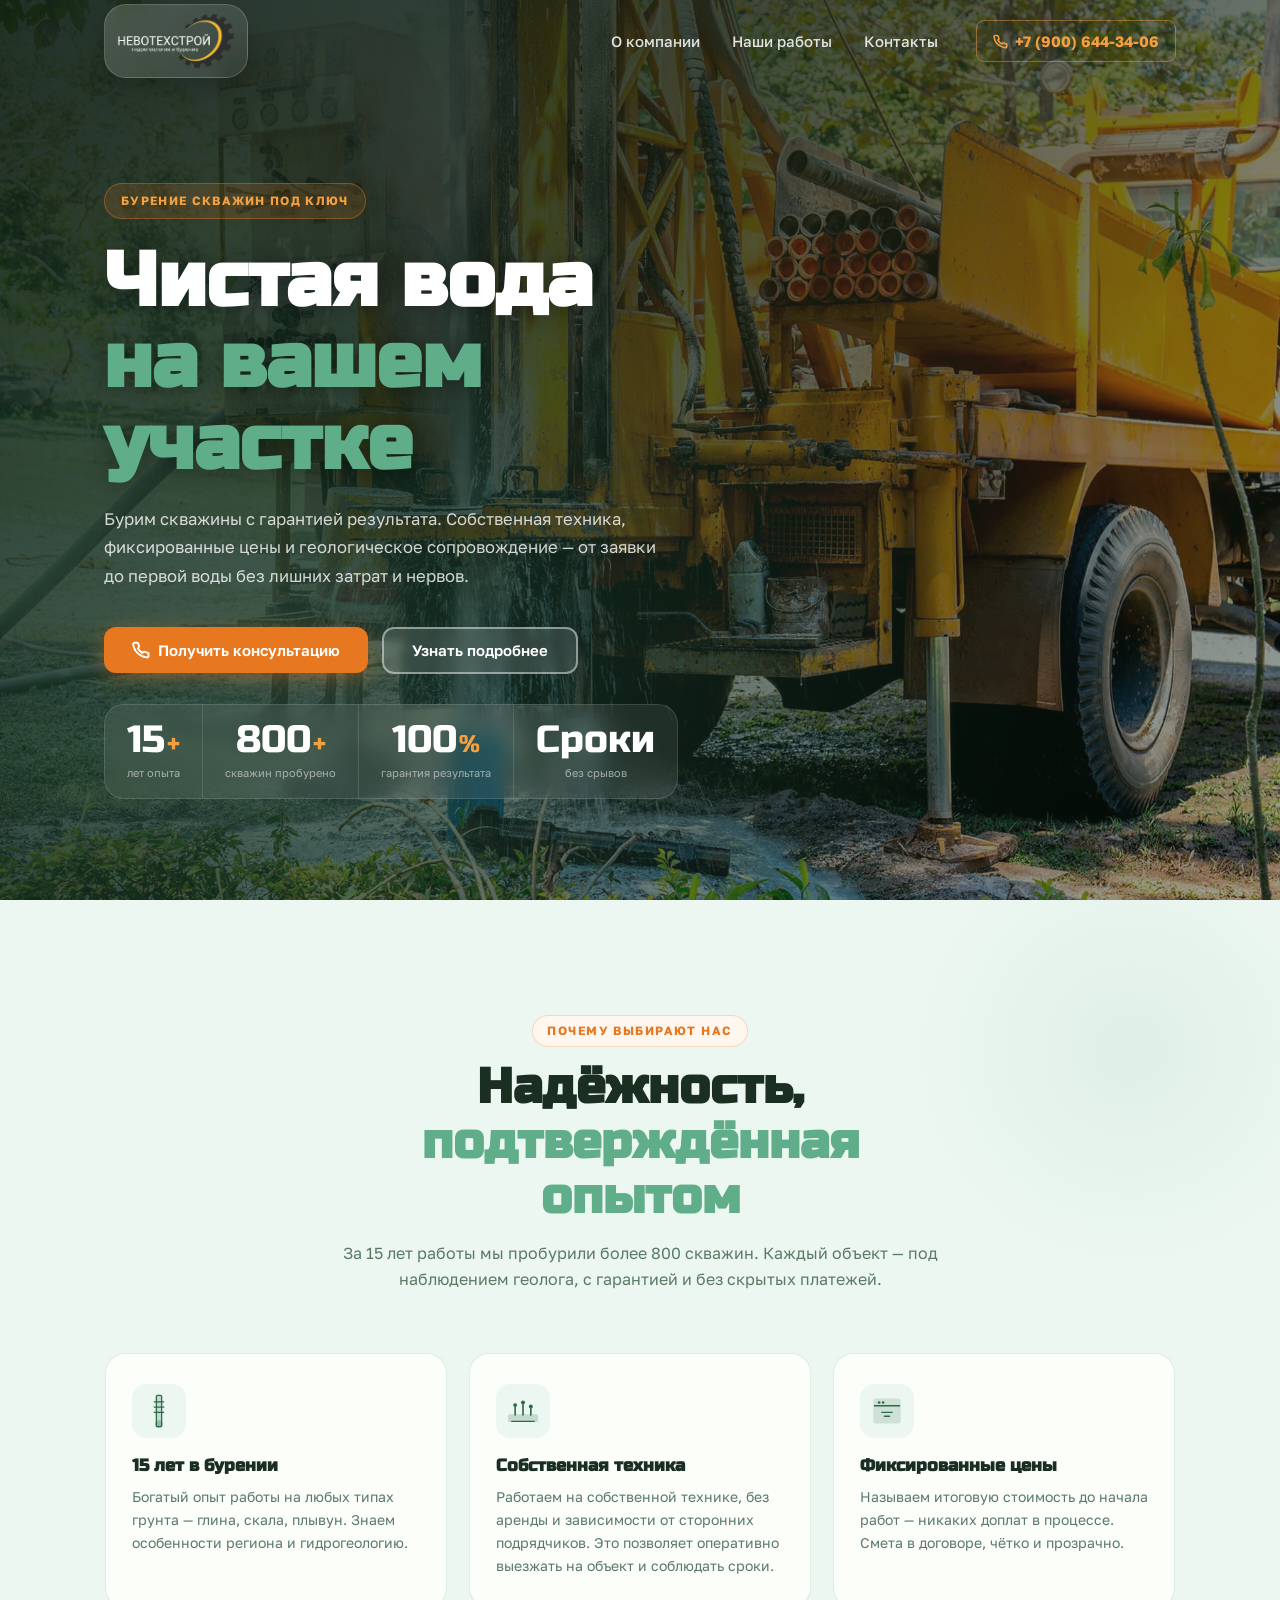
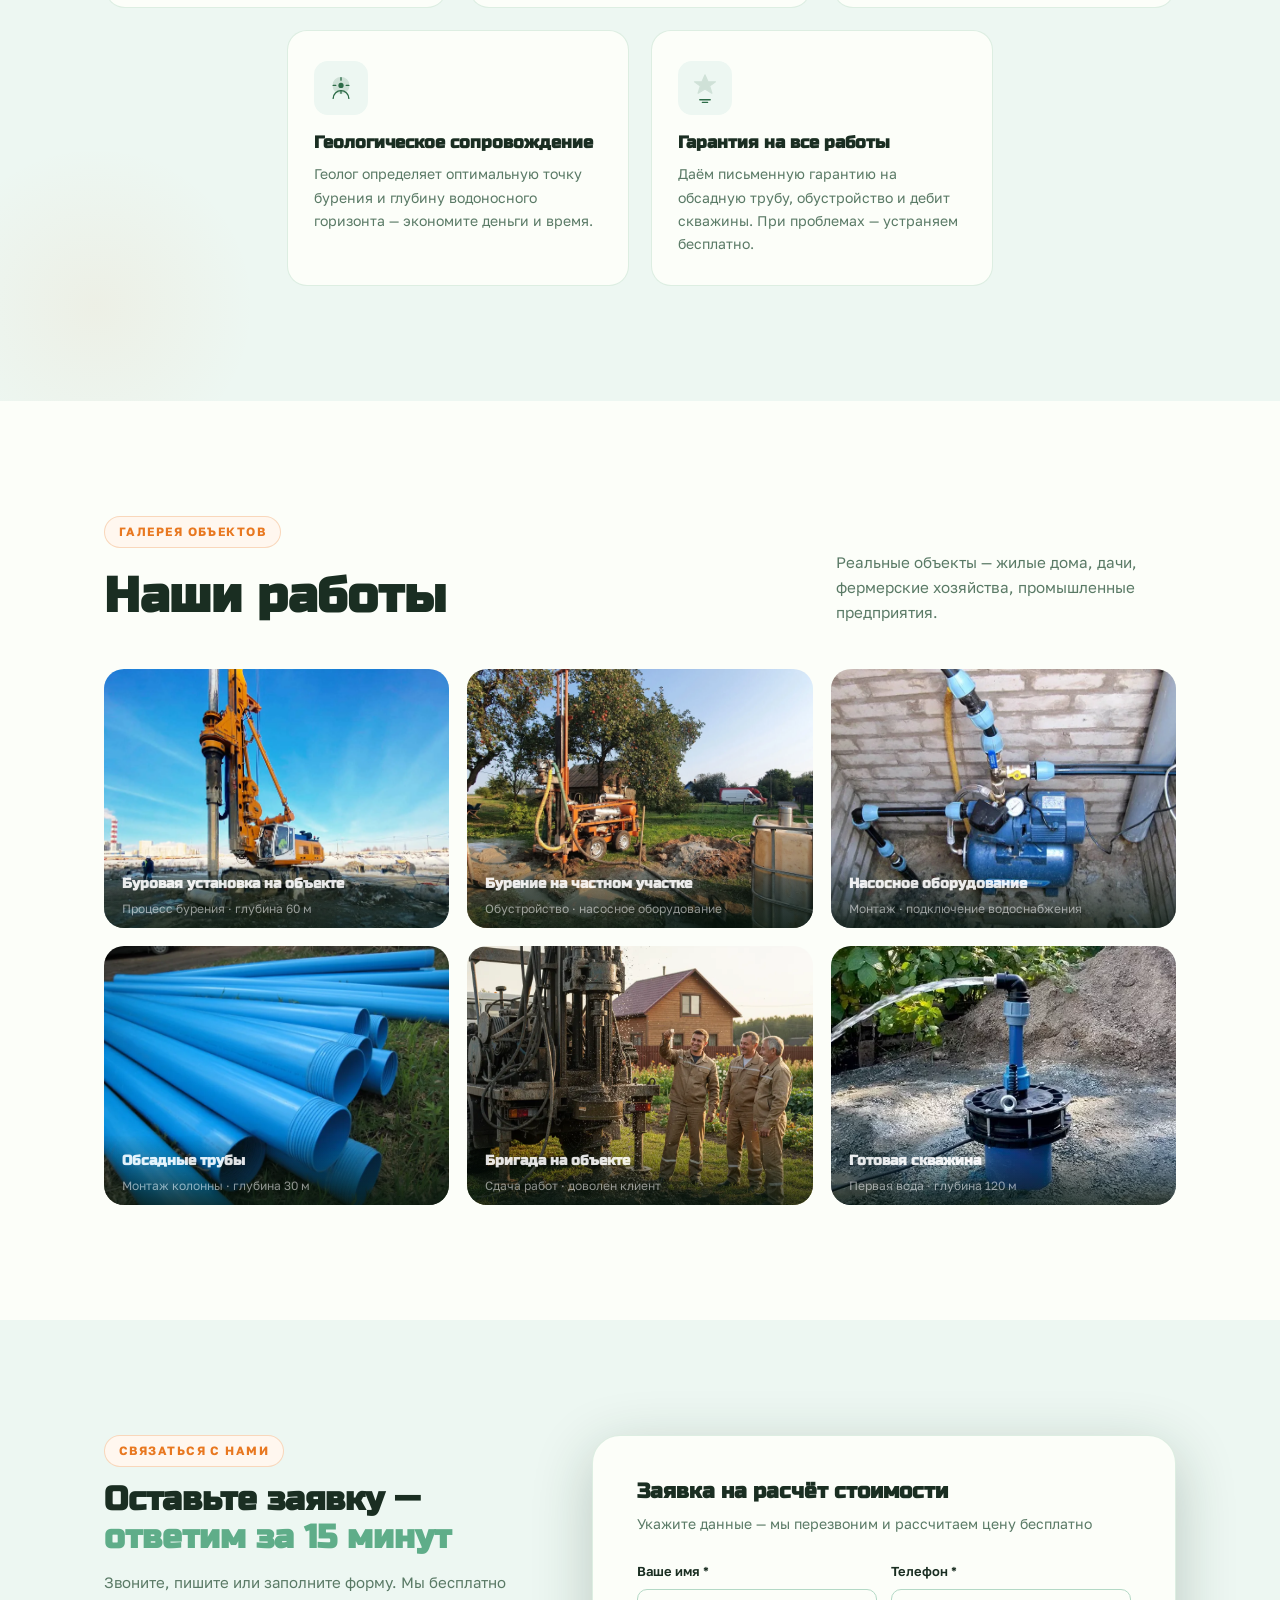
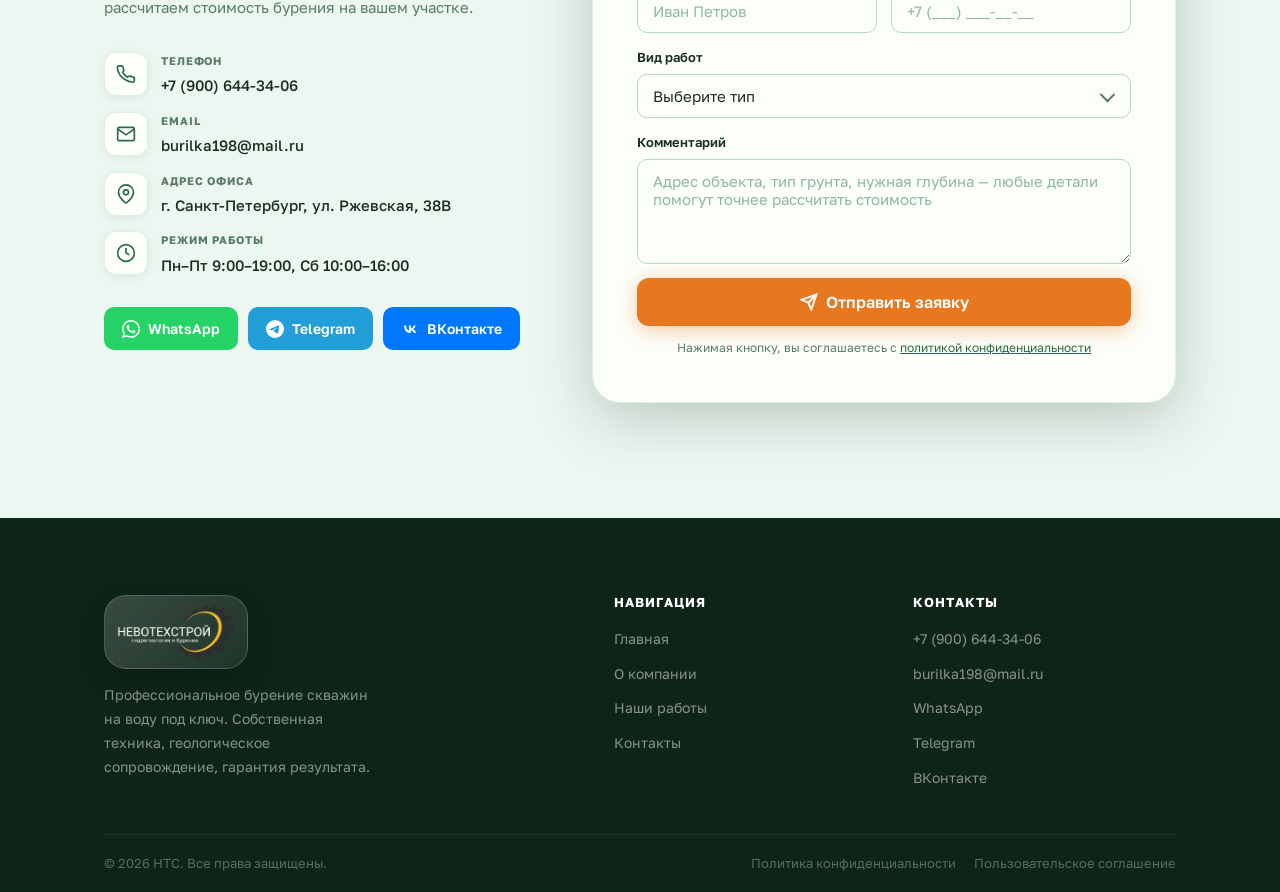
<file: index.html>
<!DOCTYPE html>
<html lang="ru">
<head>
  <meta charset="UTF-8" />
  <meta name="viewport" content="width=device-width, initial-scale=1.0" />
  <title>НТС — Бурение скважин на воду</title>
  <link rel="shortcut icon" href="./images/круглый лого.png" type="image/x-icon">
  <link rel="preconnect" href="https://fonts.googleapis.com" />
  <link rel="preconnect" href="https://fonts.gstatic.com" crossorigin />
  <link href="https://fonts.googleapis.com/css2?family=Russo+One&family=Golos+Text:wght@400;500;600;700&display=swap" rel="stylesheet" />
  <link rel="stylesheet" href="style.css" />
  <link rel="stylesheet" href="brand.css" />
</head>
<body>

  <!-- NAV -->
  <header id="nav" class="nav">
    <div class="container">
      <nav class="nav-inner">
        <a href="#hero" class="nav-logo" aria-label="Невотехстрой">
          <span class="nav-logo-badge">
            <img src="./images/logo.webp" class="nav-logo-image" alt="Невотехстрой" decoding="async" />
          </span>
        </a>
        <ul class="nav-links">
          <li><a href="#about">О компании</a></li>
          <li><a href="#portfolio">Наши работы</a></li>
          <li><a href="#contacts">Контакты</a></li>
        </ul>
        <a href="tel:+79006443406" class="nav-phone">
          <svg width="15" height="15" viewBox="0 0 24 24" fill="none" stroke="currentColor" stroke-width="2.5"><path d="M22 16.92v3a2 2 0 0 1-2.18 2 19.79 19.79 0 0 1-8.63-3.07A19.5 19.5 0 0 1 4.69 13.1a19.79 19.79 0 0 1-3.07-8.67A2 2 0 0 1 3.6 2.28h3a2 2 0 0 1 2 1.72c.127.96.361 1.903.7 2.81a2 2 0 0 1-.45 2.11L7.91 9.91a16 16 0 0 0 6 6l.91-.91a2 2 0 0 1 2.11-.45c.907.339 1.85.573 2.81.7A2 2 0 0 1 21.72 17z"/></svg>
          +7 (900) 644-34-06
        </a>
        <button class="nav-burger" id="burger" aria-label="Открыть меню" aria-expanded="false">
          <span></span><span></span><span></span>
        </button>
      </nav>
    </div>
    <nav class="nav-mobile" id="mobile-menu" aria-hidden="true">
      <a href="#about" class="mob-link">О компании</a>
      <a href="#portfolio" class="mob-link">Наши работы</a>
      <a href="#contacts" class="mob-link">Контакты</a>
      <a href="tel:+79006443406" class="mob-link mob-phone">
        <svg width="16" height="16" viewBox="0 0 24 24" fill="none" stroke="currentColor" stroke-width="2.5"><path d="M22 16.92v3a2 2 0 0 1-2.18 2 19.79 19.79 0 0 1-8.63-3.07A19.5 19.5 0 0 1 4.69 13.1a19.79 19.79 0 0 1-3.07-8.67A2 2 0 0 1 3.6 2.28h3a2 2 0 0 1 2 1.72c.127.96.361 1.903.7 2.81a2 2 0 0 1-.45 2.11L7.91 9.91a16 16 0 0 0 6 6l.91-.91a2 2 0 0 1 2.11-.45c.907.339 1.85.573 2.81.7A2 2 0 0 1 21.72 17z"/></svg>
        +7 (900) 644-34-06
      </a>
    </nav>
  </header>

  <!-- HERO -->
  <!-- ВАЖНО: сохраните фото буровой установки в папку проекта как "hero.webp" -->
  <section id="hero" class="hero">
    <div class="hero-bg">
      <div class="hero-overlay"></div>
    </div>
    <div class="container">
      <div class="hero-content">
        <div class="hero-eyebrow reveal">Бурение скважин под ключ</div>
        <h1 class="hero-title reveal reveal-d1">
          Чистая вода<br/>
          <span class="hero-accent">на вашем участке</span>
        </h1>
        <p class="hero-subtitle reveal reveal-d2">
          Бурим скважины с гарантией результата. Собственная техника,
          фиксированные цены и геологическое сопровождение —
          от заявки до первой воды без лишних затрат и нервов.
        </p>
        <div class="hero-cta reveal reveal-d3">
          <a href="#contacts" class="btn btn-primary">
            <svg width="18" height="18" viewBox="0 0 24 24" fill="none" stroke="currentColor" stroke-width="2.5"><path d="M22 16.92v3a2 2 0 0 1-2.18 2 19.79 19.79 0 0 1-8.63-3.07A19.5 19.5 0 0 1 4.69 13.1a19.79 19.79 0 0 1-3.07-8.67A2 2 0 0 1 3.6 2.28h3a2 2 0 0 1 2 1.72c.127.96.361 1.903.7 2.81a2 2 0 0 1-.45 2.11L7.91 9.91a16 16 0 0 0 6 6l.91-.91a2 2 0 0 1 2.11-.45c.907.339 1.85.573 2.81.7A2 2 0 0 1 21.72 17z"/></svg>
            Получить консультацию
          </a>
          <a href="#about" class="btn btn-ghost">Узнать подробнее</a>
        </div>
        <div class="hero-stats reveal reveal-d4">
          <div class="stat-item">
            <div class="stat-value"><span class="stat-num" data-target="15">0</span><span class="stat-sup">+</span></div>
            <div class="stat-label">лет опыта</div>
          </div>
          <div class="stat-item">
            <div class="stat-value"><span class="stat-num" data-target="800">0</span><span class="stat-sup">+</span></div>
            <div class="stat-label">скважин пробурено</div>
          </div>
          <div class="stat-item">
            <div class="stat-value"><span class="stat-num" data-target="100">0</span><span class="stat-sup">%</span></div>
            <div class="stat-label">гарантия результата</div>
          </div>
          <div class="stat-item">
            <div class="stat-value"><span class="stat-num">Сроки</span></div>
            <div class="stat-label">без срывов</div>
          </div>
        </div>
      </div>
    </div>
  </section>

  <!-- ABOUT -->
  <section id="about" class="about">
    <div class="container">
      <div class="section-header reveal">
        <div class="section-tag">Почему выбирают нас</div>
        <h2>Надёжность,<br/><span class="accent">подтверждённая опытом</span></h2>
        <p>За 15 лет работы мы пробурили более 800 скважин. Каждый объект — под наблюдением геолога, с гарантией и без скрытых платежей.</p>
      </div>
      <div class="advantages-grid">

        <div class="adv-card reveal reveal-d1">
          <div class="adv-icon">
            <svg viewBox="0 0 52 52" fill="none">
              <rect x="22" y="2" width="8" height="48" rx="2" fill="currentColor" opacity="0.2"/>
              <rect x="22" y="2" width="8" height="48" rx="2" stroke="currentColor" stroke-width="2"/>
              <circle cx="26" cy="46" r="5" fill="currentColor" opacity="0.3" stroke="currentColor" stroke-width="2"/>
              <path d="M18 12h16M18 20h16M18 28h16" stroke="currentColor" stroke-width="2"/>
            </svg>
          </div>
          <h3>15 лет в бурении</h3>
          <p>Богатый опыт работы на любых типах грунта — глина, скала, плывун. Знаем особенности региона и гидрогеологию.</p>
        </div>

        <div class="adv-card reveal reveal-d2">
          <div class="adv-icon">
            <svg viewBox="0 0 52 52" fill="none">
              <rect x="4" y="32" width="44" height="10" rx="2" fill="currentColor" opacity="0.2" stroke="currentColor" stroke-width="2"/>
              <path d="M14 32V20M26 32V16M38 32V22" stroke="currentColor" stroke-width="2.5" stroke-linecap="round"/>
              <circle cx="14" cy="17" r="3" fill="currentColor"/>
              <circle cx="26" cy="13" r="3" fill="currentColor"/>
              <circle cx="38" cy="19" r="3" fill="currentColor"/>
              <path d="M8 42h36" stroke="currentColor" stroke-width="2"/>
            </svg>
          </div>
          <h3>Собственная техника</h3>
          <p>Работаем на собственной технике, без аренды и зависимости от сторонних подрядчиков. Это позволяет оперативно выезжать на объект и соблюдать сроки.</p>
        </div>

        <div class="adv-card reveal reveal-d3">
          <div class="adv-icon">
            <svg viewBox="0 0 52 52" fill="none">
              <rect x="6" y="8" width="40" height="36" rx="3" fill="currentColor" opacity="0.15" stroke="currentColor" stroke-width="2"/>
              <path d="M6 18h40" stroke="currentColor" stroke-width="2"/>
              <path d="M18 28h16M22 34h8" stroke="currentColor" stroke-width="2" stroke-linecap="round"/>
              <circle cx="14" cy="13" r="2" fill="currentColor"/>
              <circle cx="20" cy="13" r="2" fill="currentColor"/>
            </svg>
          </div>
          <h3>Фиксированные цены</h3>
          <p>Называем итоговую стоимость до начала работ — никаких доплат в процессе. Смета в договоре, чётко и прозрачно.</p>
        </div>

        <div class="adv-card reveal reveal-d4">
          <div class="adv-icon">
            <svg viewBox="0 0 52 52" fill="none">
              <circle cx="26" cy="22" r="12" fill="currentColor" opacity="0.15" stroke="currentColor" stroke-width="2"/>
              <path d="M26 10v4M26 30v4M14 22h4M34 22h4" stroke="currentColor" stroke-width="2" stroke-linecap="round"/>
              <circle cx="26" cy="22" r="4" fill="currentColor"/>
              <path d="M14 42c0-6.627 5.373-12 12-12s12 5.373 12 12" stroke="currentColor" stroke-width="2" stroke-linecap="round"/>
            </svg>
          </div>
          <h3>Геологическое сопровождение</h3>
          <p>Геолог определяет оптимальную точку бурения и глубину водоносного горизонта — экономите деньги и время.</p>
        </div>

        <div class="adv-card reveal reveal-d5">
          <div class="adv-icon">
            <svg viewBox="0 0 52 52" fill="none">
              <path d="M26 6L30.5 16.5H42L33 23L36.5 34L26 27.5L15.5 34L19 23L10 16.5H21.5L26 6Z" fill="currentColor" opacity="0.15" stroke="currentColor" stroke-width="2" stroke-linejoin="round"/>
              <path d="M18 44h16M22 48h8" stroke="currentColor" stroke-width="2" stroke-linecap="round"/>
            </svg>
          </div>
          <h3>Гарантия на все работы</h3>
          <p>Даём письменную гарантию на обсадную трубу, обустройство и дебит скважины. При проблемах — устраняем бесплатно.</p>
        </div>

      </div>
    </div>
  </section>

  <!-- PORTFOLIO -->
  <section id="portfolio" class="portfolio">
    <div class="container">
      <div class="portfolio-header">
        <div>
          <div class="section-tag reveal">Галерея объектов</div>
          <h2 class="reveal reveal-d1">Наши работы</h2>
        </div>
        <p class="reveal reveal-d2">Реальные объекты — жилые дома, дачи, фермерские хозяйства, промышленные предприятия.</p>
      </div>
      <div class="portfolio-grid">
        <div class="p-card p-card--wide reveal">
          <img src="./images/бур на объекте.webp" alt="Буровая установка на объекте" loading="lazy" />
          <div class="p-label"><h4>Буровая установка на объекте</h4><span>Процесс бурения · глубина 60 м</span></div>
        </div>
        <div class="p-card reveal reveal-d1">
          <img src="./images/бурение скважины в частном.webp" alt="Бурение скважины на участке" loading="lazy" />
          <div class="p-label"><h4>Бурение на частном участке</h4><span>Обустройство · насосное оборудование</span></div>
        </div>
        <div class="p-card reveal reveal-d2">
          <img src="./images/насосное оборудование.webp" alt="Насосное оборудование" loading="lazy" />
          <div class="p-label"><h4>Насосное оборудование</h4><span>Монтаж · подключение водоснабжения</span></div>
        </div>
        <div class="p-card reveal reveal-d1">
          <img src="./images/обсадная труба.webp" alt="Обсадные трубы" loading="lazy" />
          <div class="p-label"><h4>Обсадные трубы</h4><span>Монтаж колонны · глубина 30 м</span></div>
        </div>
        <div class="p-card reveal reveal-d2">
          <img src="./images/команда.webp" alt="Бригада на объекте" loading="lazy" />
          <div class="p-label"><h4>Бригада на объекте</h4><span>Сдача работ · доволен клиент</span></div>
        </div>
        <div class="p-card reveal reveal-d3">
          <img src="./images/готовая скважина.webp" alt="Готовая скважина" loading="lazy" />
          <div class="p-label"><h4>Готовая скважина</h4><span>Первая вода · глубина 120 м</span></div>
        </div>
      </div>
    </div>
  </section>

  <!-- CONTACTS -->
  <section id="contacts" class="contacts">
    <div class="container">
      <div class="contacts-grid">

        <div class="contacts-info reveal">
          <div class="section-tag">Связаться с нами</div>
          <h2>Оставьте заявку — <span class="accent">ответим за 15 минут</span></h2>
          <p>Звоните, пишите или заполните форму. Мы бесплатно рассчитаем стоимость бурения на вашем участке.</p>

          <div class="contact-list">
            <div class="contact-item">
              <div class="contact-ico">
                <svg width="20" height="20" viewBox="0 0 24 24" fill="none" stroke="currentColor" stroke-width="2"><path d="M22 16.92v3a2 2 0 0 1-2.18 2 19.79 19.79 0 0 1-8.63-3.07A19.5 19.5 0 0 1 4.69 13.1a19.79 19.79 0 0 1-3.07-8.67A2 2 0 0 1 3.6 2.28h3a2 2 0 0 1 2 1.72c.127.96.361 1.903.7 2.81a2 2 0 0 1-.45 2.11L7.91 9.91a16 16 0 0 0 6 6l.91-.91a2 2 0 0 1 2.11-.45c.907.339 1.85.573 2.81.7A2 2 0 0 1 21.72 17z"/></svg>
              </div>
              <div><strong>Телефон</strong><a href="tel:+79006443406">+7 (900) 644-34-06</a></div>
            </div>
            <div class="contact-item">
              <div class="contact-ico">
                <svg width="20" height="20" viewBox="0 0 24 24" fill="none" stroke="currentColor" stroke-width="2"><path d="M4 4h16c1.1 0 2 .9 2 2v12c0 1.1-.9 2-2 2H4c-1.1 0-2-.9-2-2V6c0-1.1.9-2 2-2z"/><polyline points="22,6 12,13 2,6"/></svg>
              </div>
              <div><strong>Email</strong><a href="mailto:burilka198@mail.ru">burilka198@mail.ru</a></div>
            </div>
            <div class="contact-item">
              <div class="contact-ico">
                <svg width="20" height="20" viewBox="0 0 24 24" fill="none" stroke="currentColor" stroke-width="2"><path d="M21 10c0 7-9 13-9 13s-9-6-9-13a9 9 0 0 1 18 0z"/><circle cx="12" cy="10" r="3"/></svg>
              </div>
              <div><strong>Адрес офиса</strong><span>г. Санкт-Петербург, ул. Ржевская, 38В</span></div>
            </div>
            <div class="contact-item">
              <div class="contact-ico">
                <svg width="20" height="20" viewBox="0 0 24 24" fill="none" stroke="currentColor" stroke-width="2"><circle cx="12" cy="12" r="10"/><polyline points="12 6 12 12 16 14"/></svg>
              </div>
              <div><strong>Режим работы</strong><span>Пн–Пт 9:00–19:00, Сб 10:00–16:00</span></div>
            </div>
          </div>

          <div class="messengers">
            <a href="https://wa.me/79500463406" class="msg-btn msg-wa" target="_blank" rel="noopener noreferrer">
              <svg width="18" height="18" viewBox="0 0 24 24" fill="currentColor"><path d="M17.472 14.382c-.297-.149-1.758-.867-2.03-.967-.273-.099-.471-.148-.67.15-.197.297-.767.966-.94 1.164-.173.199-.347.223-.644.075-.297-.15-1.255-.463-2.39-1.475-.883-.788-1.48-1.761-1.653-2.059-.173-.297-.018-.458.13-.606.134-.133.298-.347.446-.52.149-.174.198-.298.298-.497.099-.198.05-.371-.025-.52-.075-.149-.669-1.612-.916-2.207-.242-.579-.487-.5-.669-.51-.173-.008-.371-.01-.57-.01-.198 0-.52.074-.792.372-.272.297-1.04 1.016-1.04 2.479 0 1.462 1.065 2.875 1.213 3.074.149.198 2.096 3.2 5.077 4.487.709.306 1.262.489 1.694.625.712.227 1.36.195 1.871.118.571-.085 1.758-.719 2.006-1.413.248-.694.248-1.289.173-1.413-.074-.124-.272-.198-.57-.347m-5.421 7.403h-.004a9.87 9.87 0 0 1-5.031-1.378l-.361-.214-3.741.982.998-3.648-.235-.374a9.86 9.86 0 0 1-1.51-5.26c.001-5.45 4.436-9.884 9.888-9.884 2.64 0 5.122 1.03 6.988 2.898a9.825 9.825 0 0 1 2.893 6.994c-.003 5.45-4.437 9.884-9.885 9.884m8.413-18.297A11.815 11.815 0 0 0 12.05 0C5.495 0 .16 5.335.157 11.892c0 2.096.547 4.142 1.588 5.945L.057 24l6.305-1.654a11.882 11.882 0 0 0 5.683 1.448h.005c6.554 0 11.89-5.335 11.893-11.893a11.821 11.821 0 0 0-3.48-8.413Z"/></svg>
              WhatsApp
            </a>
            <a href="https://t.me/Burilka198" class="msg-btn msg-tg" target="_blank" rel="noopener noreferrer">
              <svg width="18" height="18" viewBox="0 0 24 24" fill="currentColor"><path d="M11.944 0A12 12 0 0 0 0 12a12 12 0 0 0 12 12 12 12 0 0 0 12-12A12 12 0 0 0 12 0a12 12 0 0 0-.056 0zm4.962 7.224c.1-.002.321.023.465.14a.506.506 0 0 1 .171.325c.016.093.036.306.02.472-.18 1.898-.962 6.502-1.36 8.627-.168.9-.499 1.201-.82 1.23-.696.065-1.225-.46-1.9-.902-1.056-.693-1.653-1.124-2.678-1.8-1.185-.78-.417-1.21.258-1.91.177-.184 3.247-2.977 3.307-3.23.007-.032.014-.15-.056-.212s-.174-.041-.249-.024c-.106.024-1.793 1.14-5.061 3.345-.48.33-.913.49-1.302.48-.428-.008-1.252-.241-1.865-.44-.752-.245-1.349-.374-1.297-.789.027-.216.325-.437.893-.663 3.498-1.524 5.83-2.529 6.998-3.014 3.332-1.386 4.025-1.627 4.476-1.635z"/></svg>
              Telegram
            </a>
            <a href="https://vk.ru/burilkaspb" class="msg-btn msg-vk" target="_blank" rel="noopener noreferrer">
              <img src="./images/vk-logo.png" class="msg-icon-img" alt="" aria-hidden="true" />
              ВКонтакте
            </a>
          </div>
        </div>

        <div class="form-wrap reveal reveal-d2">
          <h3>Заявка на расчёт стоимости</h3>
          <p>Укажите данные — мы перезвоним и рассчитаем цену бесплатно</p>
          <form id="contactForm" novalidate>
            <div class="form-row">
              <div class="form-group">
                <label for="name">Ваше имя *</label>
                <input type="text" id="name" name="name" placeholder="Иван Петров" required />
              </div>
              <div class="form-group">
                <label for="phone">Телефон *</label>
                <input type="tel" id="phone" name="phone" placeholder="+7 (___) ___-__-__" required />
              </div>
            </div>
            <div class="form-group">
              <label for="service">Вид работ</label>
              <div class="select-wrap">
                <select id="service" name="service">
                  <option value="">Выберите тип</option>
                  <option>Бурение скважины на воду</option>
                  <option>Обустройство скважины</option>
                  <option>Геологическое исследование</option>
                  <option>Бурение для промышленного объекта</option>
                  <option>Ремонт / восстановление скважины</option>
                  <option>Другое</option>
                </select>
                <span class="select-arrow" aria-hidden="true"></span>
              </div>
            </div>
            <div class="form-group">
              <label for="message">Комментарий</label>
              <textarea id="message" name="message" placeholder="Адрес объекта, тип грунта, нужная глубина — любые детали помогут точнее рассчитать стоимость"></textarea>
            </div>
            <button type="submit" class="btn btn-primary btn-submit">
              <svg width="18" height="18" viewBox="0 0 24 24" fill="none" stroke="currentColor" stroke-width="2.5"><line x1="22" y1="2" x2="11" y2="13"/><polygon points="22 2 15 22 11 13 2 9 22 2"/></svg>
              Отправить заявку
            </button>
            <p class="form-note">Нажимая кнопку, вы соглашаетесь с <a href="privacy.html" target="_blank">политикой конфиденциальности</a></p>
          </form>
          <div class="form-success" id="formSuccess" hidden>
            <svg width="56" height="56" viewBox="0 0 24 24" fill="none" stroke="currentColor" stroke-width="1.5"><circle cx="12" cy="12" r="10"/><path d="m9 12 2 2 4-4"/></svg>
            <h3>Заявка отправлена!</h3>
            <p>Мы перезвоним вам в течение 15 минут в рабочее время.</p>
            <div class="countdown-bar"><div class="countdown-bar-fill" id="countdownFill"></div></div>
            <span class="reset-hint">Форма обновится через <span id="countdown">10</span> сек</span>
          </div>
        </div>

      </div>
    </div>
  </section>

  <!-- FOOTER -->
  <footer class="footer">
    <div class="container">
      <div class="footer-inner">
        <div class="footer-brand">
          <a href="#hero" class="nav-logo" aria-label="Невотехстрой">
            <span class="nav-logo-badge">
              <img src="./images/logo.webp" class="nav-logo-image" alt="Невотехстрой" loading="lazy" decoding="async" />
            </span>
          </a>
          <p>Профессиональное бурение скважин на воду под ключ. Собственная техника, геологическое сопровождение, гарантия результата.</p>
        </div>
        <div class="footer-col">
          <h4>Навигация</h4>
          <ul>
            <li><a href="#hero">Главная</a></li>
            <li><a href="#about">О компании</a></li>
            <li><a href="#portfolio">Наши работы</a></li>
            <li><a href="#contacts">Контакты</a></li>
          </ul>
        </div>
        <div class="footer-col">
          <h4>Контакты</h4>
          <ul>
            <li><a href="tel:+79006443406">+7 (900) 644-34-06</a></li>
            <li><a href="mailto:burilka198@mail.ru">burilka198@mail.ru</a></li>
            <li><a href="https://wa.me/79500463406" target="_blank" rel="noopener">WhatsApp</a></li>
            <li><a href="https://t.me/Burilka198" target="_blank" rel="noopener">Telegram</a></li>
            <li><a href="https://vk.ru/burilkaspb" target="_blank" rel="noopener">ВКонтакте</a></li>
          </ul>
        </div>
      </div>
      <div class="footer-bottom">
        <p>&copy; 2026 НТС. Все права защищены.</p>
        <div class="footer-legal">
          <a href="privacy.html" target="_blank">Политика конфиденциальности</a>
          <a href="privacy.html">Пользовательское соглашение</a>
        </div>
      </div>
    </div>
  </footer>

  <!-- STICKY CALL (mobile) -->
  <a href="tel:+79006443406" class="sticky-call" aria-label="Позвонить">
    <svg width="26" height="26" viewBox="0 0 24 24" fill="none" stroke="white" stroke-width="2.5"><path d="M22 16.92v3a2 2 0 0 1-2.18 2 19.79 19.79 0 0 1-8.63-3.07A19.5 19.5 0 0 1 4.69 13.1a19.79 19.79 0 0 1-3.07-8.67A2 2 0 0 1 3.6 2.28h3a2 2 0 0 1 2 1.72c.127.96.361 1.903.7 2.81a2 2 0 0 1-.45 2.11L7.91 9.91a16 16 0 0 0 6 6l.91-.91a2 2 0 0 1 2.11-.45c.907.339 1.85.573 2.81.7A2 2 0 0 1 21.72 17z"/></svg>
  </a>

  <script src="script.js"></script>
</body>
</html>
</file>
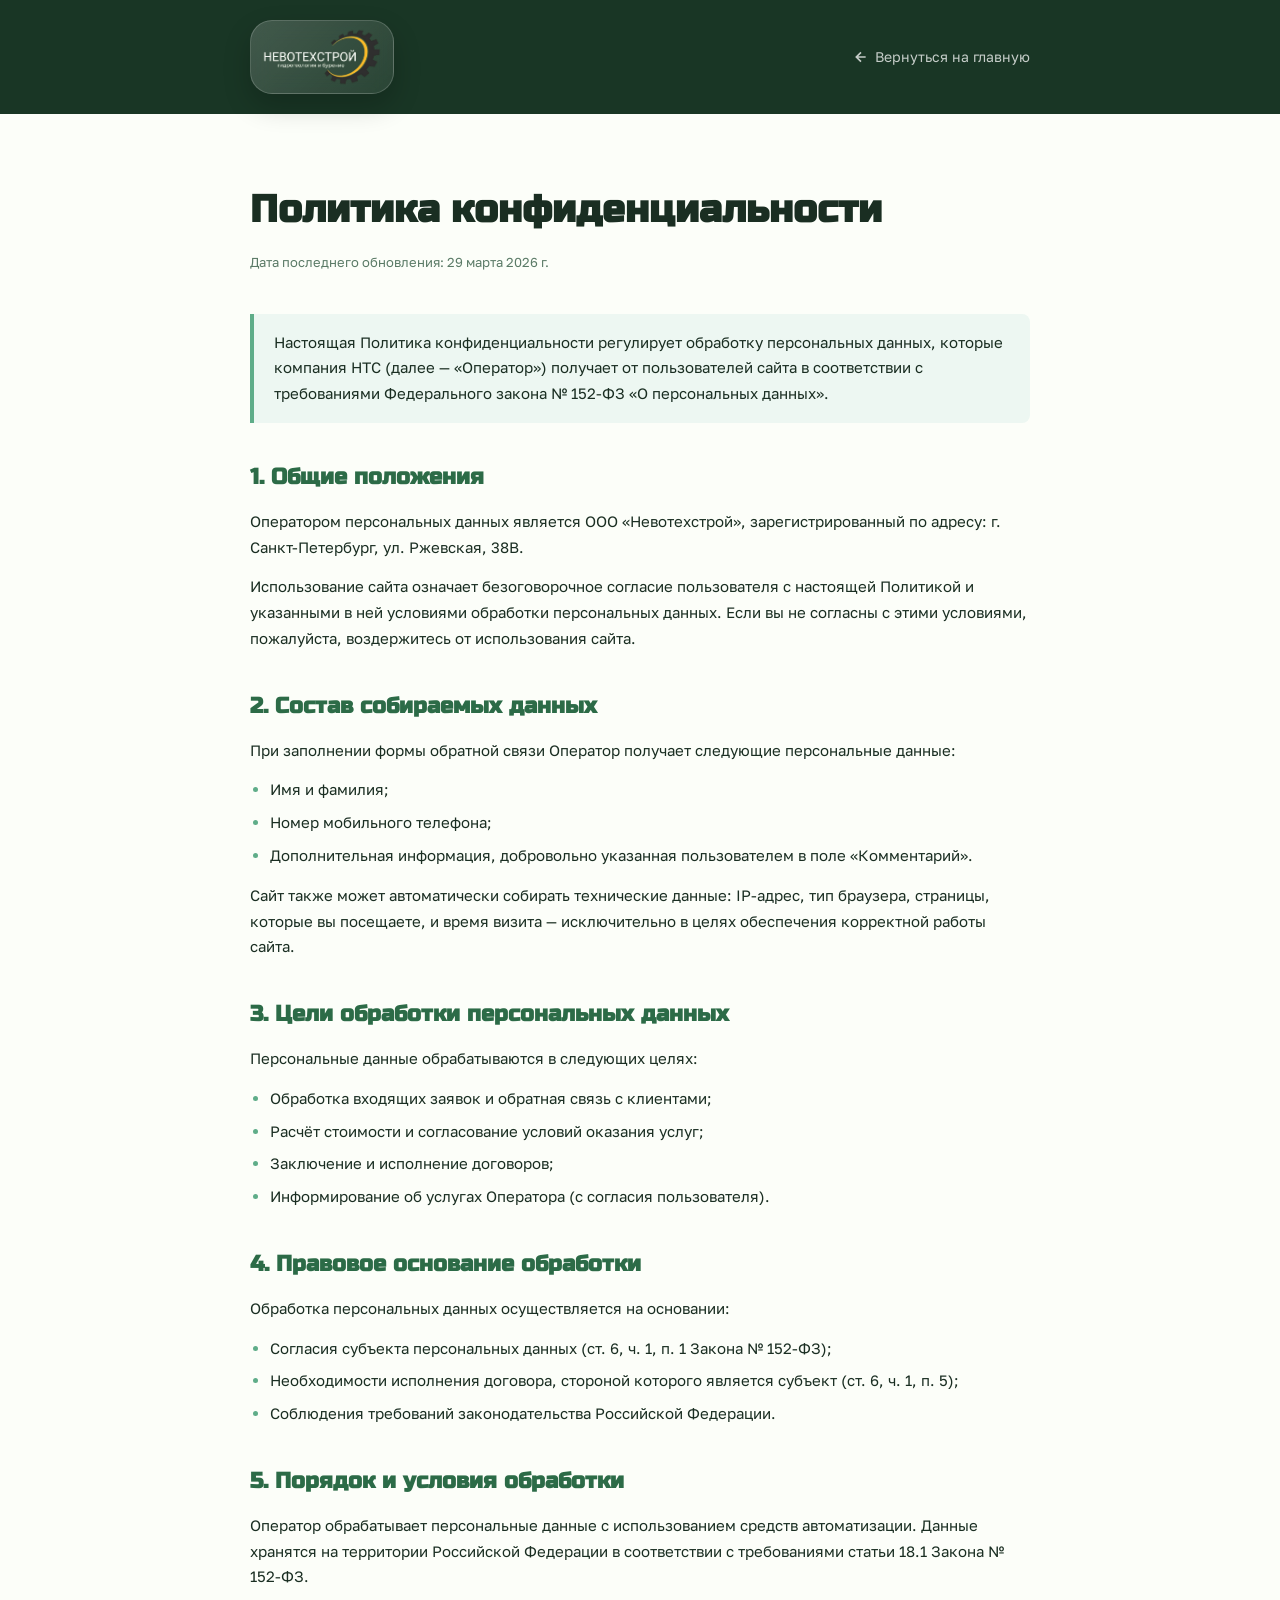
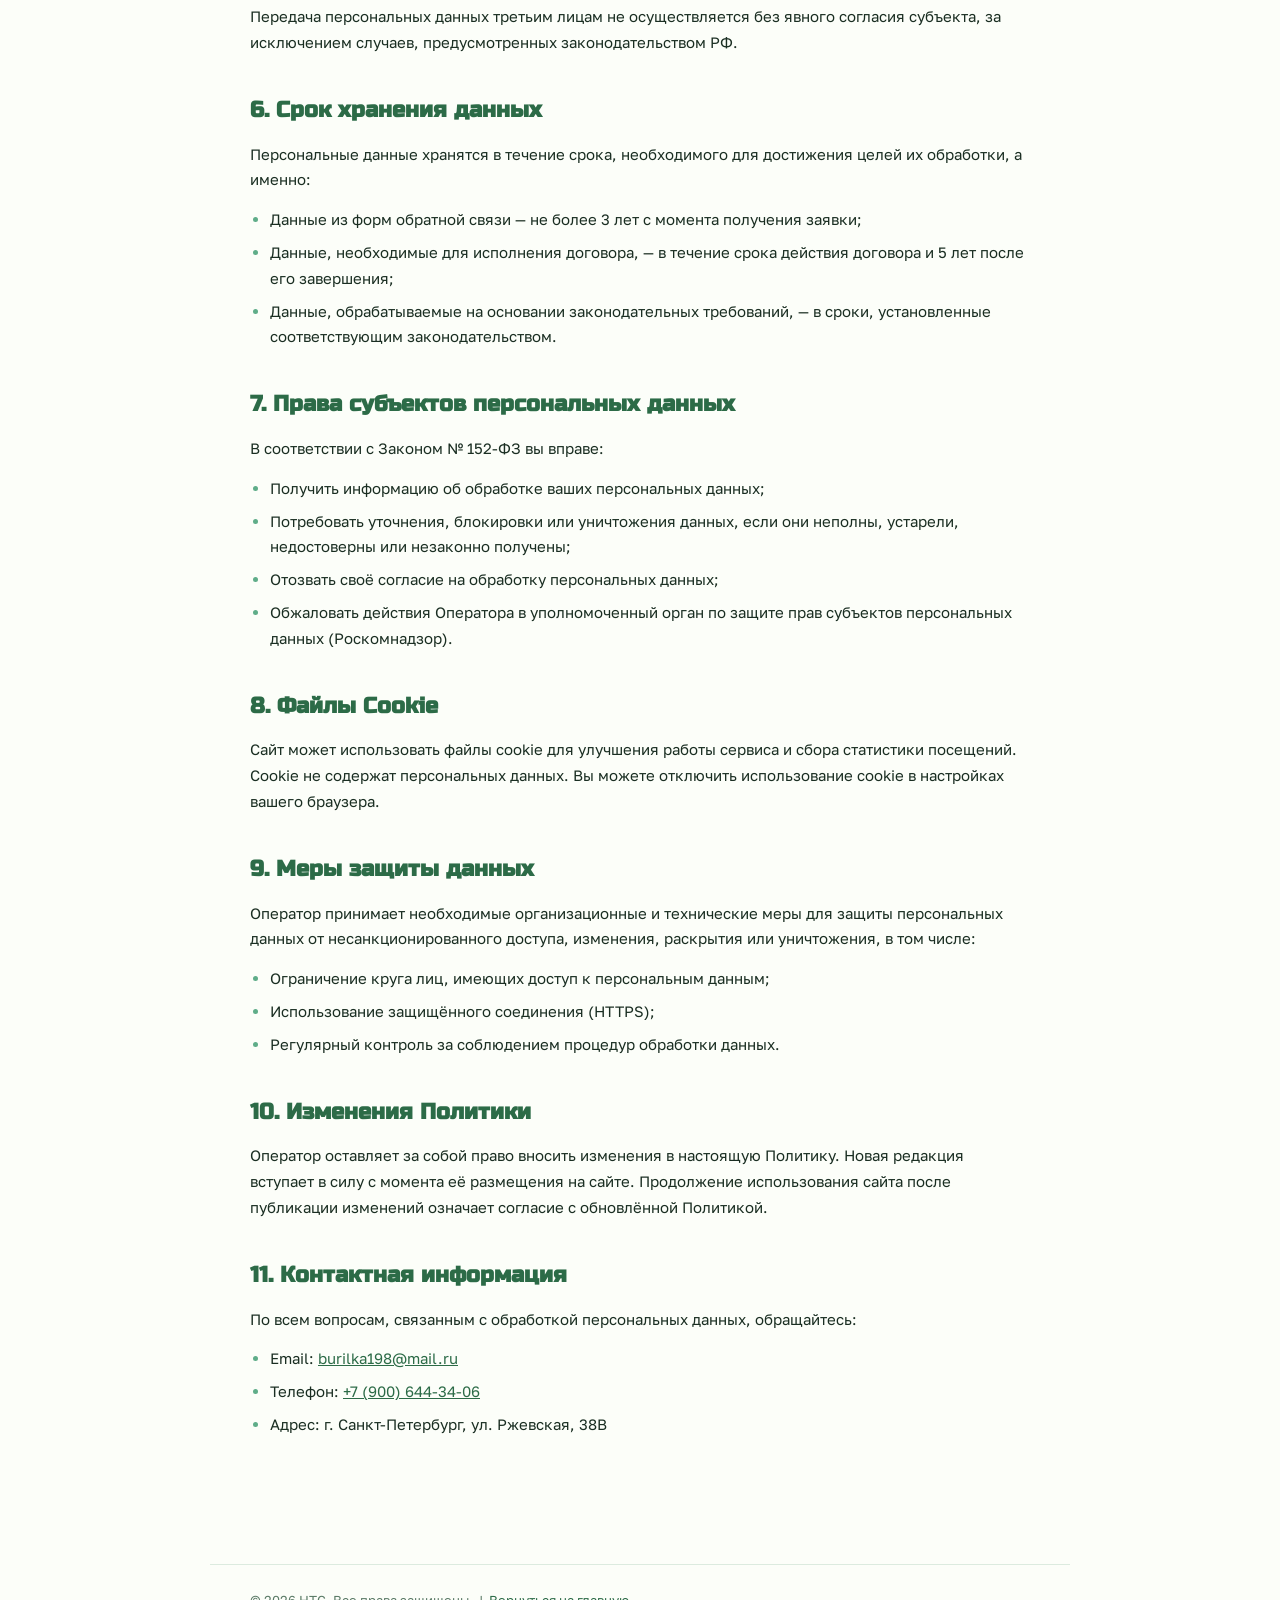
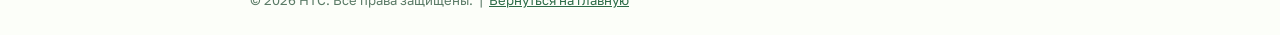
<file: privacy.html>
<!DOCTYPE html>
<html lang="ru">
<head>
  <meta charset="UTF-8" />
  <meta name="viewport" content="width=device-width, initial-scale=1.0" />
  <title>Политика конфиденциальности — НТС</title>
  <link rel="shortcut icon" href="./images/круглый лого.png" type="image/x-icon">
  <link rel="preconnect" href="https://fonts.googleapis.com" />
  <link rel="preconnect" href="https://fonts.gstatic.com" crossorigin />
  <link href="https://fonts.googleapis.com/css2?family=Russo+One&family=Golos+Text:wght@400;500;600;700&display=swap" rel="stylesheet" />
  <link rel="stylesheet" href="privacy.css" />
  <link rel="stylesheet" href="brand.css" />
</head>
<body>

  <header class="p-header">
    <div class="inner">
      <a href="index.html" class="nav-logo" aria-label="Невотехстрой">
        <span class="nav-logo-badge">
          <img src="./images/logo.webp" class="nav-logo-image" alt="Невотехстрой" decoding="async" />
        </span>
      </a>
      <a href="index.html" class="back-link">
        <svg width="16" height="16" viewBox="0 0 24 24" fill="none" stroke="currentColor" stroke-width="2.5"><path d="M19 12H5M12 5l-7 7 7 7"/></svg>
        Вернуться на главную
      </a>
    </div>
  </header>

  <main class="p-content">

    <h1>Политика конфиденциальности</h1>
    <span class="updated">Дата последнего обновления: 29 марта 2026 г.</span>

    <div class="notice">
      Настоящая Политика конфиденциальности регулирует обработку персональных данных,
      которые компания НТС (далее — «Оператор») получает от пользователей сайта
      в соответствии с требованиями Федерального закона № 152-ФЗ «О персональных данных».
    </div>

    <h2>1. Общие положения</h2>
    <p>
      Оператором персональных данных является ООО «Невотехстрой»,
      зарегистрированный по адресу: г. Санкт-Петербург, ул. Ржевская, 38В.
    </p>
    <p>
      Использование сайта означает безоговорочное согласие пользователя с настоящей Политикой
      и указанными в ней условиями обработки персональных данных. Если вы не согласны с этими
      условиями, пожалуйста, воздержитесь от использования сайта.
    </p>

    <h2>2. Состав собираемых данных</h2>
    <p>При заполнении формы обратной связи Оператор получает следующие персональные данные:</p>
    <ul>
      <li>Имя и фамилия;</li>
      <li>Номер мобильного телефона;</li>
      <li>Дополнительная информация, добровольно указанная пользователем в поле «Комментарий».</li>
    </ul>
    <p>
      Сайт также может автоматически собирать технические данные: IP-адрес, тип браузера,
      страницы, которые вы посещаете, и время визита — исключительно в целях обеспечения
      корректной работы сайта.
    </p>

    <h2>3. Цели обработки персональных данных</h2>
    <p>Персональные данные обрабатываются в следующих целях:</p>
    <ul>
      <li>Обработка входящих заявок и обратная связь с клиентами;</li>
      <li>Расчёт стоимости и согласование условий оказания услуг;</li>
      <li>Заключение и исполнение договоров;</li>
      <li>Информирование об услугах Оператора (с согласия пользователя).</li>
    </ul>

    <h2>4. Правовое основание обработки</h2>
    <p>
      Обработка персональных данных осуществляется на основании:
    </p>
    <ul>
      <li>Согласия субъекта персональных данных (ст. 6, ч. 1, п. 1 Закона № 152-ФЗ);</li>
      <li>Необходимости исполнения договора, стороной которого является субъект (ст. 6, ч. 1, п. 5);</li>
      <li>Соблюдения требований законодательства Российской Федерации.</li>
    </ul>

    <h2>5. Порядок и условия обработки</h2>
    <p>
      Оператор обрабатывает персональные данные с использованием средств автоматизации.
      Данные хранятся на территории Российской Федерации в соответствии с требованиями
      статьи 18.1 Закона № 152-ФЗ.
    </p>
    <p>
      Передача персональных данных третьим лицам не осуществляется без явного согласия
      субъекта, за исключением случаев, предусмотренных законодательством РФ.
    </p>

    <h2>6. Срок хранения данных</h2>
    <p>
      Персональные данные хранятся в течение срока, необходимого для достижения целей
      их обработки, а именно:
    </p>
    <ul>
      <li>Данные из форм обратной связи — не более 3 лет с момента получения заявки;</li>
      <li>Данные, необходимые для исполнения договора, — в течение срока действия договора
          и 5 лет после его завершения;</li>
      <li>Данные, обрабатываемые на основании законодательных требований, — в сроки,
          установленные соответствующим законодательством.</li>
    </ul>

    <h2>7. Права субъектов персональных данных</h2>
    <p>В соответствии с Законом № 152-ФЗ вы вправе:</p>
    <ul>
      <li>Получить информацию об обработке ваших персональных данных;</li>
      <li>Потребовать уточнения, блокировки или уничтожения данных, если они неполны,
          устарели, недостоверны или незаконно получены;</li>
      <li>Отозвать своё согласие на обработку персональных данных;</li>
      <li>Обжаловать действия Оператора в уполномоченный орган по защите прав субъектов
          персональных данных (Роскомнадзор).</li>
    </ul>

    <h2>8. Файлы Cookie</h2>
    <p>
      Сайт может использовать файлы cookie для улучшения работы сервиса и сбора
      статистики посещений. Cookie не содержат персональных данных. Вы можете
      отключить использование cookie в настройках вашего браузера.
    </p>

    <h2>9. Меры защиты данных</h2>
    <p>
      Оператор принимает необходимые организационные и технические меры для защиты
      персональных данных от несанкционированного доступа, изменения, раскрытия
      или уничтожения, в том числе:
    </p>
    <ul>
      <li>Ограничение круга лиц, имеющих доступ к персональным данным;</li>
      <li>Использование защищённого соединения (HTTPS);</li>
      <li>Регулярный контроль за соблюдением процедур обработки данных.</li>
    </ul>

    <h2>10. Изменения Политики</h2>
    <p>
      Оператор оставляет за собой право вносить изменения в настоящую Политику.
      Новая редакция вступает в силу с момента её размещения на сайте.
      Продолжение использования сайта после публикации изменений означает согласие
      с обновлённой Политикой.
    </p>

    <h2>11. Контактная информация</h2>
    <p>
      По всем вопросам, связанным с обработкой персональных данных, обращайтесь:
    </p>
    <ul>
      <li>Email: <a href="mailto:burilka198@mail.ru">burilka198@mail.ru</a></li>
      <li>Телефон: <a href="tel:+79006443406">+7 (900) 644-34-06</a></li>
      <li>Адрес: г. Санкт-Петербург, ул. Ржевская, 38В</li>
    </ul>

  </main>

  <footer class="p-footer">
    <p>&copy; 2026 НТС. Все права защищены. &nbsp;|&nbsp;
       <a href="index.html">Вернуться на главную</a>
    </p>
  </footer>

</body>
</html>
</file>
<file: style.css>
/* ================================================================
   АКВАЖРИЛ — style.css
   Palette: нежно-зелёный · оранжевый-акцент · белый
   Fonts: Russo One (headings) · Golos Text (body)
   Responsive: 320px → ∞
================================================================ */

/* ─── CUSTOM PROPERTIES ─────────────────────────────────────── */
:root {
  --green:        #5FAD89;
  --green-dark:   #2C6B47;
  --green-deeper: #183D28;
  --green-foot:   #0E2419;
  --green-light:  #EDF7F2;
  --green-mid:    #B4D9C6;
  --green-pale:   #F4FCF8;

  --orange:       #E87820;
  --orange-lt:    #F5A040;
  --orange-dk:    #C46018;
  --orange-bg:    #FFF7EF;

  --white:        #FCFEF9;
  --text:         #1A2E22;
  --muted:        #5A7A66;
  --border:       rgba(95,173,137,.2);

  --fh: 'Russo One', sans-serif;
  --fb: 'Golos Text', sans-serif;

  --nav-h: 82px;
  --r:  12px;
  --rl: 20px;
  --rx: 28px;

  --ease: cubic-bezier(.4,0,.2,1);
  --tf:  .2s var(--ease);
  --tm:  .35s var(--ease);
  --ts:  .62s var(--ease);

  --sh-sm: 0 2px 8px  rgba(22,55,35,.08);
  --sh-md: 0 4px 20px rgba(22,55,35,.12);
  --sh-lg: 0 8px 40px rgba(22,55,35,.18);
  --sh-xl: 0 16px 60px rgba(22,55,35,.24);
}

/* ─── RESET ─────────────────────────────────────────────────── */
*, *::before, *::after { box-sizing: border-box; margin: 0; padding: 0; }
html { scroll-behavior: smooth; -webkit-text-size-adjust: 100%; }
body {
  font-family: var(--fb);
  font-size: clamp(15px,1.1vw,17px);
  line-height: 1.65;
  color: var(--text);
  background: var(--white);
  overflow-x: hidden;
}
img { max-width:100%; height:auto; display:block; }
a   { color:inherit; text-decoration:none; }
ul  { list-style:none; }
button { cursor:pointer; border:none; background:none; font:inherit; }

/* ─── CONTAINER ─────────────────────────────────────────────── */
.container {
  width: 100%;
  max-width: 1200px;
  margin: 0 auto;
  padding: 0 clamp(16px,5vw,64px);
}

/* ─── TYPOGRAPHY ────────────────────────────────────────────── */
h1,h2,h3,h4 { font-family:var(--fh); line-height:1.13; color:var(--text); }
h1 { font-size: clamp(34px,5.5vw,70px); }
h2 { font-size: clamp(26px,3.8vw,50px); }
h3 { font-size: clamp(18px,2vw,24px); }
h4 { font-size: clamp(14px,1.4vw,17px); }
.accent { color: var(--green); }

/* ─── BUTTONS ───────────────────────────────────────────────── */
.btn {
  display: inline-flex;
  align-items: center;
  gap: 8px;
  padding: 14px 28px;
  border-radius: var(--r);
  font-family: var(--fb);
  font-size: 15px;
  font-weight: 600;
  line-height: 1;
  transition: var(--tm);
  white-space: nowrap;
  cursor: pointer;
}
.btn-primary {
  background: var(--orange);
  color: #fff;
  box-shadow: 0 4px 20px rgba(232,120,32,.38);
}
.btn-primary:hover {
  background: var(--orange-lt);
  box-shadow: 0 6px 28px rgba(232,120,32,.55);
  transform: translateY(-2px);
}
.btn-primary:active { transform: translateY(0); }

.btn-ghost {
  background: rgba(255,255,255,.12);
  color: #fff;
  border: 2px solid rgba(255,255,255,.45);
  backdrop-filter: blur(4px);
}
.btn-ghost:hover {
  background: rgba(255,255,255,.22);
  border-color: rgba(255,255,255,.75);
}

/* ─── SECTION TAG ───────────────────────────────────────────── */
.section-tag {
  display: inline-block;
  font-size: 12px;
  font-weight: 700;
  letter-spacing: .12em;
  text-transform: uppercase;
  color: var(--orange);
  padding: 5px 14px;
  background: var(--orange-bg);
  border: 1px solid rgba(232,120,32,.25);
  border-radius: 100px;
  margin-bottom: 14px;
}

/* ─── REVEAL (disabled — elements always visible) ───────────── */
.reveal,
.reveal.visible { opacity:1; transform:none; }
.reveal-d1,.reveal-d2,.reveal-d3,.reveal-d4,.reveal-d5 { transition-delay:0s; }

/* ─── SCROLL LOCK (burger open) ─────────────────────────────── */
body.menu-open { overflow: hidden; }

/* ─── HIDDEN ATTR FIX ───────────────────────────────────────── */
[hidden] { display: none !important; }

/* ════════════════════════════════════════════════════════════
   NAV
════════════════════════════════════════════════════════════ */
.nav {
  position: fixed;
  inset: 0 0 auto;
  z-index: 100;
  height: var(--nav-h);
  transition: background var(--tm), box-shadow var(--tm), backdrop-filter var(--tm);
}
.nav.scrolled {
  background: rgba(18,48,30,.97);
  backdrop-filter: blur(14px);
  box-shadow: 0 2px 24px rgba(0,0,0,.28);
}
.nav-inner {
  display: flex;
  align-items: center;
  gap: 24px;
  height: var(--nav-h);
}

/* Desktop links */
.nav-links { display:flex; align-items:center; gap:4px; margin-left:auto; }
.nav-links a {
  color: rgba(255,255,255,.85);
  font-size: 15px;
  font-weight: 500;
  padding: 8px 14px;
  border-radius: 8px;
  transition: var(--tf);
}
.nav-links a:hover { color:#fff; background:rgba(255,255,255,.1); }

/* Phone */
.nav-phone {
  display: flex;
  align-items: center;
  gap: 7px;
  color: var(--orange-lt);
  font-weight: 700;
  font-size: 15px;
  padding: 8px 16px;
  border: 1.5px solid rgba(245,160,64,.45);
  border-radius: 8px;
  transition: var(--tf);
  flex-shrink: 0;
}
.nav-phone:hover { background:rgba(245,160,64,.1); border-color:var(--orange-lt); color:#fff; }

/* Burger */
.nav-burger {
  display: none;
  flex-direction: column;
  justify-content: center;
  align-items: center;
  gap: 5px;
  width: 40px;
  height: 40px;
  border-radius: 8px;
  transition: var(--tf);
  margin-left: auto;
}
.nav-burger:hover { background:rgba(255,255,255,.1); }
.nav-burger span {
  display: block;
  width: 22px; height: 2px;
  background: #fff;
  border-radius: 2px;
  transition: var(--tm);
}
.nav-burger.open span:nth-child(1) { transform: translateY(7px) rotate(45deg); }
.nav-burger.open span:nth-child(2) { opacity:0; transform:scaleX(0); }
.nav-burger.open span:nth-child(3) { transform: translateY(-7px) rotate(-45deg); }

/* Mobile menu */
.nav-mobile {
  display: none;
  flex-direction: column;
  background: rgba(12,30,19,.98);
  backdrop-filter: blur(16px);
  border-top: 1px solid rgba(255,255,255,.07);
  max-height: 0;
  overflow: hidden;
  transition: max-height var(--ts);
}
.nav-mobile.open { max-height: 400px; }
.mob-link {
  display: flex;
  align-items: center;
  gap: 8px;
  padding: 15px 20px;
  color: rgba(255,255,255,.82);
  font-size: 16px;
  font-weight: 500;
  border-bottom: 1px solid rgba(255,255,255,.06);
  transition: color var(--tf), background var(--tf), padding var(--tf),
              opacity .22s ease, transform .22s ease;
  /* Start hidden for animation */
  opacity: 0;
  transform: translateX(-14px);
}
/* Staggered slide-in when menu opens */
.nav-mobile.open .mob-link          { opacity:1; transform:translateX(0); }
.nav-mobile.open .mob-link:nth-child(1) { transition-delay: .06s; }
.nav-mobile.open .mob-link:nth-child(2) { transition-delay: .12s; }
.nav-mobile.open .mob-link:nth-child(3) { transition-delay: .18s; }
.nav-mobile.open .mob-link:nth-child(4) { transition-delay: .24s; }
.mob-link:hover { color:#fff; background:rgba(255,255,255,.05); padding-left:28px; }
.mob-phone { color: var(--orange-lt) !important; font-weight:700; }

/* ════════════════════════════════════════════════════════════
   HERO
════════════════════════════════════════════════════════════ */
.hero {
  position: relative;
  min-height: 100vh;
  min-height: 100dvh;
  display: flex;
  align-items: center;
  padding-top: var(--nav-h);
  overflow: hidden;
}

/* Background */
.hero-bg {
  position: absolute;
  inset: 0;
  z-index: 0;
  background-image: url('./images/hero.webp');
  background-size: cover;
  background-position: center 30%;
  background-repeat: no-repeat;
}
.hero-overlay {
  position: absolute;
  inset: 0;
  background: linear-gradient(
    130deg,
    rgba(10,28,18,.90) 0%,
    rgba(10,28,18,.80) 40%,
    rgba(10,28,18,.55) 70%,
    rgba(10,28,18,.38) 100%
  );
}
.hero-bg::after {
  content: '';
  position: absolute;
  inset: 0;
  background:
    radial-gradient(ellipse at 15% 75%, rgba(95,173,137,.18) 0%, transparent 55%),
    radial-gradient(ellipse at 85% 15%, rgba(232,120,32,.10) 0%, transparent 45%);
}

/* Content */
.hero .container { position:relative; z-index:1; width:100%; }
.hero-content { max-width:680px; padding: clamp(36px,7vh,72px) 0; }

.hero-eyebrow {
  display: inline-flex;
  align-items: center;
  font-size: 12px;
  font-weight: 700;
  letter-spacing: .11em;
  text-transform: uppercase;
  color: var(--orange-lt);
  padding: 7px 16px;
  background: rgba(232,120,32,.15);
  border: 1px solid rgba(232,120,32,.4);
  border-radius: 100px;
  margin-bottom: 22px;
}
.hero-title {
  font-size: clamp(38px,6vw,76px);
  color: #fff;
  line-height: 1.07;
  margin-bottom: 20px;
  text-shadow: 0 2px 24px rgba(0,0,0,.35);
}
.hero-accent { color: var(--green); display:block; }
.hero-subtitle {
  font-size: clamp(15px,1.3vw,18px);
  color: rgba(255,255,255,.8);
  line-height: 1.72;
  margin-bottom: 36px;
  max-width: 560px;
}
.hero-cta {
  display: flex;
  align-items: center;
  gap: 14px;
  flex-wrap: wrap;
  margin-bottom: 30px;
}

/* Stats bar */
.hero-stats {
  display: flex;
  background: rgba(255,255,255,.08);
  border: 1px solid rgba(255,255,255,.13);
  border-radius: var(--rl);
  backdrop-filter: blur(10px);
  overflow: hidden;
  width: fit-content;
  max-width: 100%;
}
.stat-item {
  display: flex;
  flex-direction: column;
  align-items: center;
  padding: 16px 22px;
  border-right: 1px solid rgba(255,255,255,.13);
}
.stat-item:last-child { border-right: none; }
.stat-value {
  display: flex;
  align-items: baseline;
  gap: 2px;
  line-height: 1;
}
.stat-num {
  font-family: var(--fh);
  font-size: clamp(26px,3.2vw,38px);
  color: #fff;
}
.stat-sup {
  font-family: var(--fh);
  font-size: clamp(17px,2vw,24px);
  color: var(--orange-lt);
}
.stat-label {
  font-size: 11px;
  color: rgba(255,255,255,.55);
  text-align: center;
  margin-top: 5px;
  white-space: nowrap;
}



/* ════════════════════════════════════════════════════════════
   ABOUT
════════════════════════════════════════════════════════════ */
.about {
  background: var(--green-light);
  padding: clamp(64px,9vw,120px) 0;
  position: relative;
  overflow: hidden;
}
.about::before {
  content: '';
  position: absolute;
  top: -100px; right: -100px;
  width: 500px; height: 500px;
  background: radial-gradient(circle, rgba(95,173,137,.1) 0%, transparent 65%);
  pointer-events: none;
}
.about::after {
  content: '';
  position: absolute;
  bottom: -80px; left: -80px;
  width: 350px; height: 350px;
  background: radial-gradient(circle, rgba(232,120,32,.06) 0%, transparent 65%);
  pointer-events: none;
}

.section-header {
  text-align: center;
  max-width: 620px;
  margin: 0 auto 60px;
}
.section-header h2 { margin-bottom: 14px; }
.section-header p  { color: var(--muted); font-size: 16px; }

/* Advantages */
.advantages-grid {
  display: flex;
  flex-wrap: wrap;
  gap: 22px;
  justify-content: center;
}
.adv-card {
  flex: 0 0 calc(33.333% - 15px);
  min-width: 240px;
  background: var(--white);
  border: 1px solid var(--border);
  border-radius: var(--rl);
  padding: 30px 26px;
  transition: transform var(--tm), box-shadow var(--tm), border-color var(--tm);
  position: relative;
  overflow: hidden;
}
.adv-card::before {
  content: '';
  position: absolute;
  top: 0; left: 0; right: 0;
  height: 3px;
  background: linear-gradient(90deg, var(--green) 0%, var(--orange) 100%);
  opacity: 0;
  transition: opacity var(--tm);
}
.adv-card:hover { transform:translateY(-6px); box-shadow: var(--sh-lg); border-color: rgba(95,173,137,.4); }
.adv-card:hover::before { opacity: 1; }

.adv-icon {
  width: 54px; height: 54px;
  display: flex; align-items: center; justify-content: center;
  background: var(--green-light);
  border-radius: 14px;
  margin-bottom: 18px;
  color: var(--green-dark);
}
.adv-icon svg { width:34px; height:34px; }
.adv-card h3 { font-size:17px; margin-bottom:10px; }
.adv-card p  { font-size:14px; color:var(--muted); line-height:1.65; }

/* ════════════════════════════════════════════════════════════
   PORTFOLIO
════════════════════════════════════════════════════════════ */
.portfolio {
  background: var(--white);
  padding: clamp(64px,9vw,120px) 0;
}
.portfolio-header {
  display: flex;
  justify-content: space-between;
  align-items: flex-end;
  gap: 24px;
  margin-bottom: 44px;
}
.portfolio-header h2 { margin-top:8px; }
.portfolio-header p  { color:var(--muted); max-width:340px; font-size:.95rem; }

/*
  Сетка auto-fill: заказчик может добавить любое количество фото —
  ничего не сломается. Просто добавьте <div class="p-card"> в .portfolio-grid.
  На больших экранах 3 колонки, на средних 2, на мобильном 1.
*/
.portfolio-grid {
  display: grid;
  grid-template-columns: repeat(auto-fill, minmax(min(280px, 100%), 1fr));
  gap: 18px;
}
/* .p-card--wide — класс сохранён для разметки, но все карточки одинаковые.
   Это сделано специально: так сетка всегда ровная при любом кол-ве фото. */

.p-card {
  position: relative;
  border-radius: var(--rl);
  overflow: hidden;
  background: var(--green-light);
  aspect-ratio: 4/3;
  cursor: pointer;
}
.p-card img {
  width:100%; height:100%;
  object-fit: cover;
  transition: transform .55s var(--ease);
}
.p-card:hover img { transform: scale(1.06); }

.p-label {
  position: absolute;
  bottom: 0; left:0; right:0;
  padding: 18px 18px 14px;
  background: linear-gradient(to top, rgba(8,24,14,.94) 0%, transparent 100%);
  transform: translateY(6px);
  opacity: .88;
  transition: transform var(--tm), opacity var(--tm);
}
.p-card:hover .p-label { transform:translateY(0); opacity:1; }
.p-label h4  { color:#fff; font-size:14px; margin-bottom:3px; }
.p-label span{ color:rgba(255,255,255,.6); font-size:12px; }

/* ════════════════════════════════════════════════════════════
   CONTACTS
════════════════════════════════════════════════════════════ */
.contacts {
  background: var(--green-light);
  padding: clamp(64px,9vw,120px) 0;
}
.contacts-grid {
  display: grid;
  grid-template-columns: 1fr 1.35fr;
  gap: 56px;
  align-items: start;
}
.contacts-info h2 { margin-bottom:14px; font-size:clamp(22px,2.6vw,34px); }
.contacts-info > p { color:var(--muted); margin-bottom:32px; }

.contact-list { display:flex; flex-direction:column; gap:14px; margin-bottom:30px; }
.contact-item { display:flex; align-items:flex-start; gap:13px; }
.contact-ico {
  width:44px; height:44px; min-width:44px;
  display:flex; align-items:center; justify-content:center;
  background: var(--white);
  border: 1px solid var(--border);
  border-radius: 12px;
  color: var(--green-dark);
  box-shadow: var(--sh-sm);
  flex-shrink: 0;
}
.contact-item strong {
  display: block;
  font-size:11px; font-weight:700;
  text-transform:uppercase; letter-spacing:.08em;
  color:var(--muted); margin-bottom:3px;
}
.contact-item a, .contact-item span { color:var(--text); font-size:15px; font-weight:500; transition:color var(--tf); }
.contact-item a:hover { color:var(--green-dark); }

/* Messengers */
.messengers { display:flex; gap:10px; flex-wrap:wrap; }
.msg-btn {
  display:inline-flex; align-items:center; gap:8px;
  padding:10px 18px; border-radius:10px;
  font-size:14px; font-weight:600;
  transition: var(--tf);
}
.msg-icon-img {
  width: 18px;
  height: 18px;
  display: block;
  border-radius: 4px;
  flex-shrink: 0;
}
.msg-wa { background:#25D366; color:#fff; }
.msg-wa:hover { background:#1ebe5d; transform:translateY(-2px); box-shadow:0 4px 16px rgba(37,211,102,.38); }
.msg-tg { background:#229ED9; color:#fff; }
.msg-tg:hover { background:#1a8fc5; transform:translateY(-2px); box-shadow:0 4px 16px rgba(34,158,217,.38); }
.msg-vk { background:#0077FF; color:#fff; }
.msg-vk:hover { background:#0069e0; transform:translateY(-2px); box-shadow:0 4px 16px rgba(0,119,255,.38); }

/* Form */
.form-wrap {
  background: var(--white);
  border-radius: var(--rx);
  padding: clamp(22px,4vw,44px);
  box-shadow: var(--sh-xl);
  border: 1px solid var(--border);
}
.form-wrap > h3 { font-size:21px; margin-bottom:8px; }
.form-wrap > p  { color:var(--muted); font-size:14px; margin-bottom:26px; }

.form-row { display:grid; grid-template-columns:1fr 1fr; gap:14px; }
.form-group { display:flex; flex-direction:column; gap:6px; margin-bottom:14px; }
.form-group label { font-size:13px; font-weight:600; color:var(--text); }

.form-group input,
.form-group select,
.form-group textarea {
  width:100%;
  padding: 12px 15px;
  border: 1.5px solid var(--green-mid);
  border-radius: 10px;
  font-family: var(--fb);
  font-size: 15px;
  color: var(--text);
  background: var(--white);
  transition: border-color var(--tf), box-shadow var(--tf);
  outline: none;
  
}
.form-group select {
  appearance: none;
  -webkit-appearance: none;
  -moz-appearance: none;
  cursor: pointer;
  padding-right: 40px;
}
.form-group select::-ms-expand { display:none; }
.select-wrap {
  position: relative;
}
.select-wrap select {
  position: relative;
  z-index: 1;
}
.select-arrow {
  position: absolute;
  top: 50%;
  right: 18px;
  width: 11px;
  height: 11px;
  border-right: 2px solid #5A7A66;
  border-bottom: 2px solid #5A7A66;
  transform: translateY(-62%) rotate(45deg);
  transform-origin: center;
  transition: transform var(--tf), border-color var(--tf);
  pointer-events: none;
  z-index: 2;
}
.select-wrap.is-open .select-arrow {
  transform: translateY(-40%) rotate(-135deg);
  border-color: var(--green-dark);
}
.select-wrap:focus-within .select-arrow {
  border-color: var(--green-dark);
}
.form-group textarea { resize:vertical; min-height:105px; }
.form-group input::placeholder,
.form-group textarea::placeholder { color:#8FB8A2; }
.form-group input:focus,
.form-group select:focus,
.form-group textarea:focus {
  border-color: var(--green);
  box-shadow: 0 0 0 3px rgba(95,173,137,.18);
}
.form-group input.error,
.form-group textarea.error {
  border-color: #d85050;
  box-shadow: 0 0 0 3px rgba(216,80,80,.12);
}
.btn-submit { width:100%; justify-content:center; padding:15px; font-size:16px; margin-bottom:12px; }
.form-note { font-size:12px; color:var(--muted); text-align:center; }
.form-note a { color:var(--green-dark); text-decoration:underline; }

/* Когда форма отправлена — скрываем заголовок блока */
.form-wrap.success-shown > h3,
.form-wrap.success-shown > p { display: none; }

/* Success state */
.form-success:not([hidden]) {
  display: flex;
  flex-direction: column;
  align-items: center;
  justify-content: center;
  text-align: center;
  padding: 40px 20px;
  min-height: 320px;
  color: var(--green-dark);
  animation: fadeIn .4s ease;
}
/* Countdown bar */
.form-success .countdown-bar {
  width: 100%;
  max-width: 200px;
  height: 3px;
  background: rgba(95,173,137,.2);
  border-radius: 3px;
  margin-top: 20px;
  overflow: hidden;
}
.form-success .countdown-bar-fill {
  height: 100%;
  width: 100%;
  background: var(--green);
  border-radius: 3px;
  animation: countdownShrink 10s linear forwards;
}
@keyframes countdownShrink { from { width:100%; } to { width:0%; } }
@keyframes fadeIn { from { opacity:0; transform:scale(.96); } to { opacity:1; transform:scale(1); } }
.form-success svg  { color:var(--green); margin-bottom:16px; }
.form-success h3   { color:var(--text); margin-bottom:8px; }
.form-success p    { color:var(--muted); font-size:15px; }
.form-success .reset-hint { font-size:12px; color:var(--muted); margin-top:6px; }

/* ════════════════════════════════════════════════════════════
   FOOTER
════════════════════════════════════════════════════════════ */
.footer {
  background: var(--green-foot);
  color: rgba(255,255,255,.7);
  padding: clamp(44px,6vw,80px) 0 0;
}
.footer-inner {
  display: grid;
  grid-template-columns: 1.8fr 1fr 1fr;
  gap: 36px;
  padding-bottom: 44px;
  border-bottom: 1px solid rgba(255,255,255,.08);
}
.footer-brand p { font-size:14px; line-height:1.72; color:rgba(255,255,255,.5); max-width:270px; }
.footer-col h4 {
  color:#fff; font-family:var(--fb); font-size:13px;
  font-weight:700; letter-spacing:.09em;
  text-transform:uppercase; margin-bottom:16px;
}
.footer-col ul { display:flex; flex-direction:column; gap:10px; }
.footer-col a { font-size:14px; color:rgba(255,255,255,.5); transition:color var(--tf); }
.footer-col a:hover { color:var(--green); }

.footer-bottom {
  display: flex;
  align-items: center;
  justify-content: space-between;
  gap: 14px;
  padding: 18px 0;
  font-size: 13px;
  color: rgba(255,255,255,.32);
  flex-wrap: wrap;
}
.footer-legal { display:flex; gap:18px; flex-wrap:wrap; }
.footer-legal a { color:rgba(255,255,255,.32); transition:color var(--tf); }
.footer-legal a:hover { color:rgba(255,255,255,.65); }

/* ════════════════════════════════════════════════════════════
   STICKY CALL
════════════════════════════════════════════════════════════ */
.sticky-call {
  display: none;
  position: fixed;
  bottom: 22px; right: 22px;
  z-index: 90;
  width: 58px; height: 58px;
  background: var(--orange);
  border-radius: 50%;
  align-items: center; justify-content: center;
  box-shadow: 0 4px 24px rgba(232,120,32,.58);
  transition: transform var(--tm), box-shadow var(--tm);
}
.sticky-call::before {
  content: '';
  position: absolute;
  inset: -5px;
  border-radius: 50%;
  border: 2px solid rgba(232,120,32,.38);
  animation: ring 2.2s ease-out infinite;
}
@keyframes ring {
  0%   { transform:scale(1);   opacity:1; }
  100% { transform:scale(1.4); opacity:0; }
}
.sticky-call:hover { transform:scale(1.1); box-shadow:0 6px 32px rgba(232,120,32,.75); }

/* ════════════════════════════════════════════════════════════
   RESPONSIVE — ≤1024px (tablet)
════════════════════════════════════════════════════════════ */
@media (max-width:1024px) {
  :root { --nav-h: 72px; }

  .nav-links  { display:none; }
  .nav-phone  { display:none; }
  .nav-burger { display:flex; }
  .nav-mobile { display:flex; }

  .adv-card { flex: 0 0 calc(50% - 11px); }

  .contacts-grid { grid-template-columns:1fr; gap:40px; }

  .footer-inner { grid-template-columns:1fr 1fr; }
  .footer-brand { grid-column:1 / -1; }

  .sticky-call { display:flex; }
}

/* ════════════════════════════════════════════════════════════
   RESPONSIVE — ≤768px (mobile)
════════════════════════════════════════════════════════════ */
@media (max-width:768px) {
  .portfolio-header { flex-direction:column; align-items:flex-start; }

  /* Stats: 2×2 grid */
  .hero-stats {
    display: grid;
    grid-template-columns: 1fr 1fr;
    width: 100%;
    border-radius: var(--r);
  }
  .stat-item {
    border-right: 1px solid rgba(255,255,255,.13);
    border-bottom: 1px solid rgba(255,255,255,.13);
    padding: 14px 12px;
  }
  .stat-item:nth-child(even) { border-right:none; }
  .stat-item:nth-child(3),
  .stat-item:nth-child(4)    { border-bottom:none; }
}

@media (max-width: 573px) {
  .adv-card { flex: 0 0 100%; }
  .hero-cta { flex-direction:column; align-items:stretch; }
   .hero-cta .btn { justify-content:center; }
}
  


/* ════════════════════════════════════════════════════════════
   RESPONSIVE — ≤480px (small mobile)
════════════════════════════════════════════════════════════ */
@media (max-width:480px) {
  
 



  .form-row { grid-template-columns:1fr; }

  .messengers { flex-direction:column; }
  .msg-btn    { justify-content:center; }

  .footer-inner { grid-template-columns:1fr; }

  .footer-bottom { flex-direction:column; align-items:flex-start; gap:8px; }
  .footer-legal  { flex-direction:column; gap:6px; }
}

/* ════════════════════════════════════════════════════════════
   RESPONSIVE — ≤360px / 320px (tiny)
════════════════════════════════════════════════════════════ */
@media (max-width:360px) {
  :root { --nav-h: 64px; }

  .btn { padding:13px 20px; font-size:14px; }

  .hero-title { font-size:32px; }

  /* Stack stats 1 col on 320px */
  .hero-stats { grid-template-columns:1fr; }
  .stat-item {
    border-right: none !important;
    border-bottom: 1px solid rgba(255,255,255,.13) !important;
    flex-direction: row;
    justify-content: center;
    gap: 10px;
    padding: 12px 16px;
  }
  .stat-item:last-child { border-bottom:none !important; }
  .stat-label { margin-top:0; text-align:left; }

  .adv-card { padding:22px 18px; }
  .form-wrap { padding:20px 16px; border-radius:var(--rl); }
}
</file>
<file: brand.css>
.nav-logo {
  display: inline-flex;
  align-items: center;
  text-decoration: none;
  flex-shrink: 0;
}

.nav-logo-badge {
  display: inline-flex;
  align-items: center;
  justify-content: center;
  padding: 6px 10px;
  border-radius: 22px;
  background: linear-gradient(135deg, rgba(255, 255, 255, 0.18), rgba(255, 255, 255, 0.08));
  border: 1px solid rgba(255, 255, 255, 0.18);
  box-shadow: 0 12px 28px rgba(0, 0, 0, 0.2);
  backdrop-filter: blur(10px);
  transition: transform 0.22s ease, border-color 0.22s ease, box-shadow 0.22s ease, background 0.22s ease;
}

.nav-logo:hover .nav-logo-badge {
  transform: translateY(-1px);
  border-color: rgba(232, 120, 32, 0.55);
  background: linear-gradient(135deg, rgba(255, 255, 255, 0.24), rgba(255, 255, 255, 0.1));
  box-shadow: 0 14px 30px rgba(0, 0, 0, 0.24);
}

.nav-logo-image {
  display: block;
  width: clamp(96px, 10vw, 122px);
  height: auto;
}

.footer-brand .nav-logo {
  margin-bottom: 14px;
}

@media (max-width: 360px) {
  .nav-logo-badge {
    padding: 5px 8px;
    border-radius: 18px;
  }

  .nav-logo-image {
    width: 92px;
  }
}
</file>
<file: privacy.css>
:root {
  --green: #5FAD89;
  --green-dark: #2C6B47;
  --green-light: #EDF7F2;
  --orange: #E87820;
  --text: #1A2E22;
  --muted: #5A7A66;
  --white: #FCFEF9;
  --fh: 'Russo One', sans-serif;
  --fb: 'Golos Text', sans-serif;
}

*, *::before, *::after {
  box-sizing: border-box;
  margin: 0;
  padding: 0;
}

html { scroll-behavior: smooth; }

body {
  font-family: var(--fb);
  font-size: clamp(15px, 1.1vw, 17px);
  line-height: 1.72;
  color: var(--text);
  background: var(--white);
}

a {
  color: var(--green-dark);
  text-decoration: underline;
}

a:hover { color: var(--green); }

.p-header {
  background: rgba(18,48,30,.97);
  color: #fff;
  padding: 20px 0;
}

.p-header .inner {
  max-width: 860px;
  margin: 0 auto;
  padding: 0 clamp(16px, 5vw, 40px);
  display: flex;
  align-items: center;
  justify-content: space-between;
  gap: 16px;
  flex-wrap: wrap;
}

.back-link {
  display: inline-flex;
  align-items: center;
  gap: 6px;
  color: rgba(255, 255, 255, 0.75);
  font-size: 14px;
  text-decoration: none;
  transition: color 0.2s;
}

.back-link:hover { color: #fff; }

.p-content {
  max-width: 860px;
  margin: 0 auto;
  padding: clamp(32px, 6vw, 64px) clamp(16px, 5vw, 40px);
}

.p-content h1 {
  font-family: var(--fh);
  font-size: clamp(24px, 3.5vw, 38px);
  color: var(--text);
  margin-bottom: 8px;
}

.p-content .updated {
  font-size: 13px;
  color: var(--muted);
  margin-bottom: 40px;
  display: block;
}

.p-content h2 {
  font-family: var(--fh);
  font-size: clamp(17px, 2vw, 22px);
  color: var(--green-dark);
  margin: 36px 0 12px;
}

.p-content p {
  margin-bottom: 14px;
  color: var(--text);
}

.p-content ul {
  padding-left: 20px;
  margin-bottom: 14px;
}

.p-content li { margin-bottom: 7px; }

.p-content li::marker { color: var(--green); }

.p-content strong { color: var(--text); }

.notice {
  background: var(--green-light);
  border-left: 4px solid var(--green);
  border-radius: 0 8px 8px 0;
  padding: 16px 20px;
  margin: 24px 0;
  font-size: 15px;
}

.p-footer {
  border-top: 1px solid rgba(92, 158, 120, 0.2);
  margin-top: 48px;
  padding: 24px clamp(16px, 5vw, 40px);
  max-width: 860px;
  margin-left: auto;
  margin-right: auto;
  font-size: 13px;
  color: var(--muted);
}
</file>
